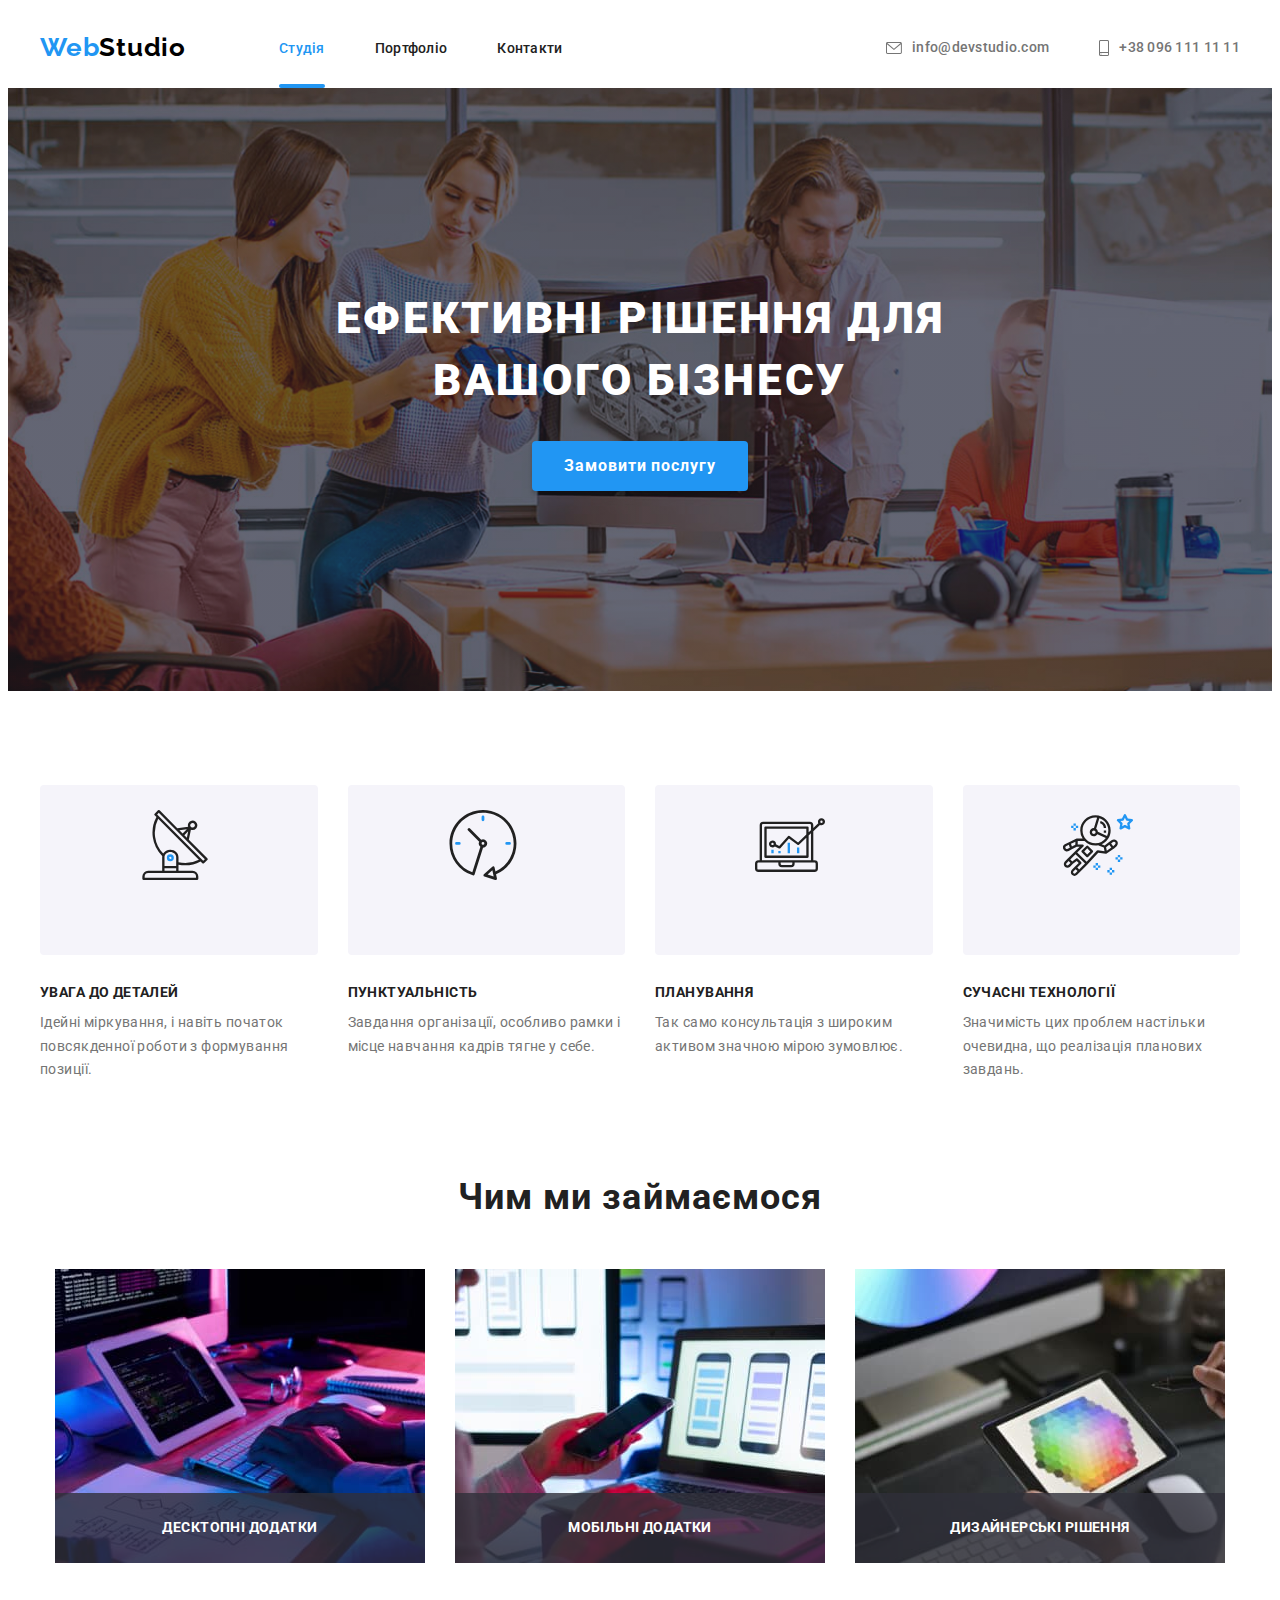
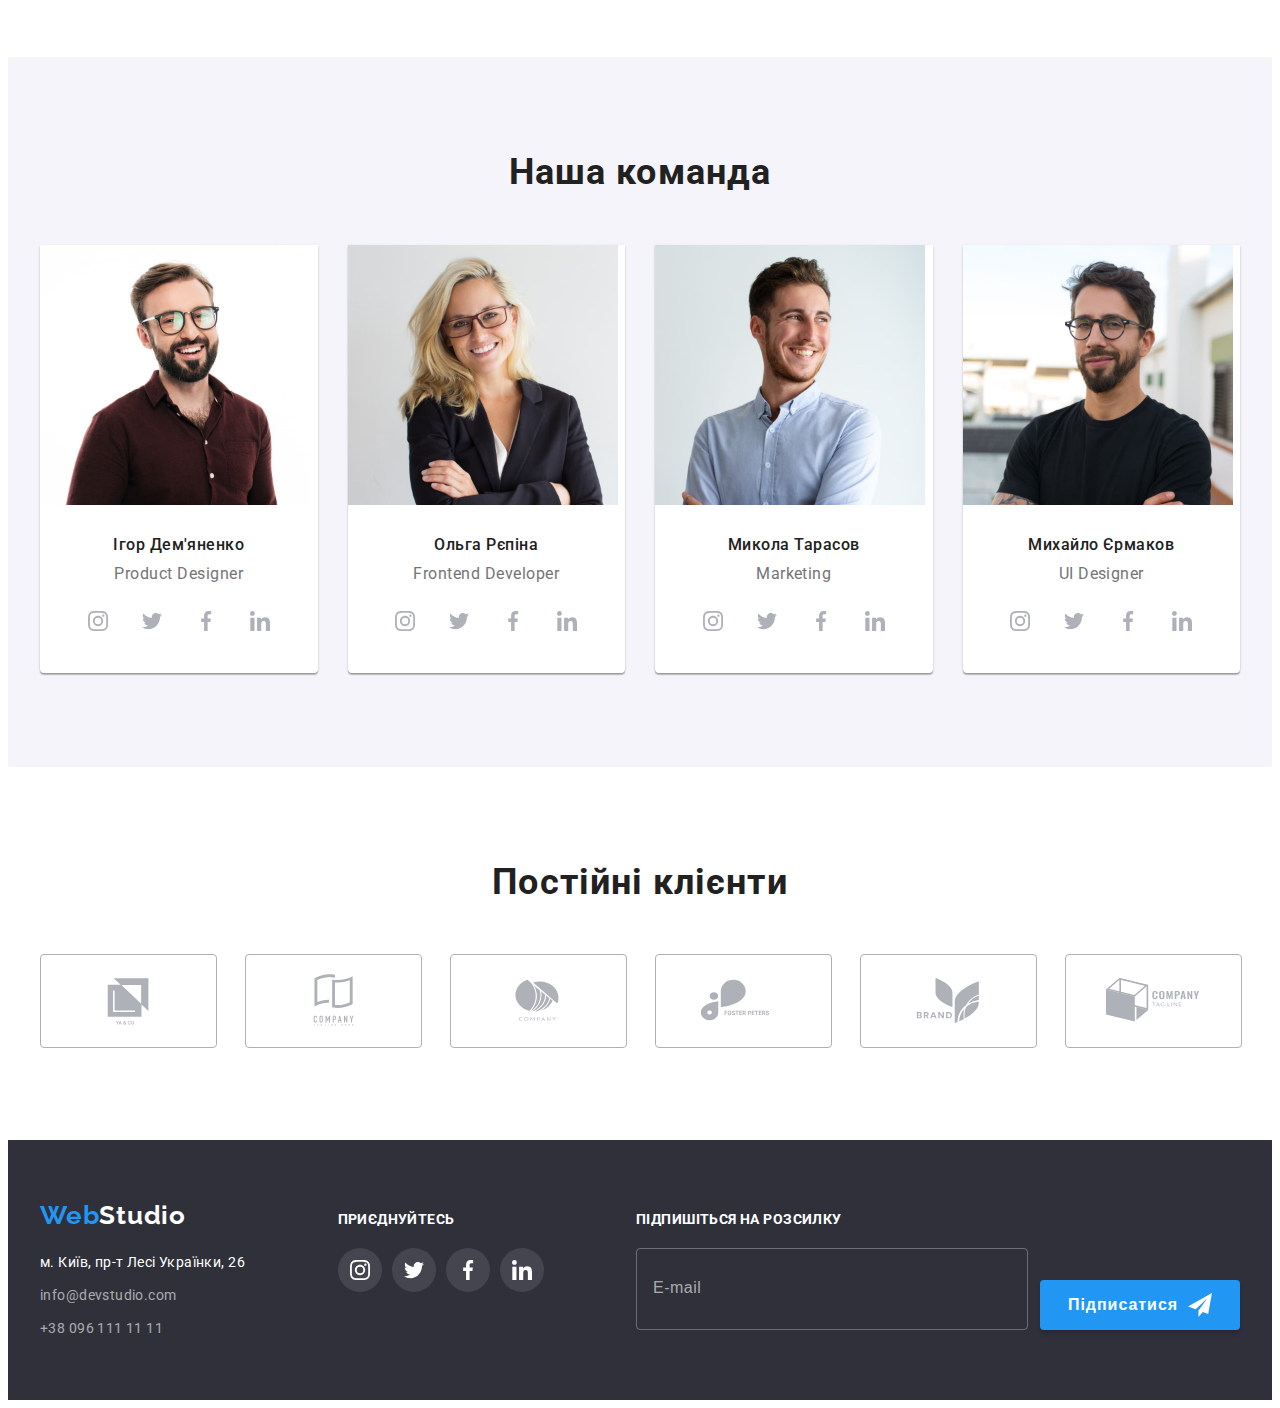
<file: index.html>
<!DOCTYPE html>
<html lang="uk">
  <head>
    <meta charset="UTF-8" />
    <meta http-equiv="X-UA-Compatible" content="IE=edge" />
    <meta name="viewport" content="width=device-width, initial-scale=1.0" />
    <link rel="preconnect" href="https://fonts.googleapis.com" />
    <link rel="preconnect" href="https://fonts.gstatic.com" crossorigin />
    <link
      href="https://fonts.googleapis.com/css2?family=Raleway:wght@700&family=Roboto:wght@400;500;700;900&display=swap"
      rel="stylesheet"
    />
    <link
      rel="stylesheet"
      href="https://cdnjs.cloudflare.com/ajax/libs/modern-normalize/1.1.0/modern-normalize.min.css"
      integrity="sha512-wpPYUAdjBVSE4KJnH1VR1HeZfpl1ub8YT/NKx4PuQ5NmX2tKuGu6U/JRp5y+Y8XG2tV+wKQpNHVUX03MfMFn9Q=="
      crossorigin="anonymous"
      referrerpolicy="no-referrer"
    />
    <link rel="stylesheet" href="./css/styles.css" />
    <title>Студія</title>
  </head>
  <body>
    <header class="header">
      <div class="container header-container">
        <a href="./" class="logo"><span class="logo-color">Web</span>Studio</a>
        <nav class="header-nav">
          <ul class="header-list list">
            <li class="header-list-item">
              <a href="./" class="header-list-link link-active">Студія</a>
            </li>
            <li class="header-list-item">
              <a href="./portfolio.html" class="header-list-link">Портфоліо</a>
            </li>
            <li class="header-list-item">
              <a href="#" class="header-list-link">Контакти</a>
            </li>
          </ul>
        </nav>
        <ul class="header-list list">
          <li class="contact-list-item">
            <a href="mailto:info@devstudio.com" class="contact-item"
              ><svg class="header-icon" width="16px" height="12px">
                <use href="./images/icons.svg#icon-envelope"></use></svg
              >info@devstudio.com</a
            >
          </li>
          <li class="contact-list-item">
            <a href="tel:+380961111111" class="contact-item">
              <svg class="header-icon" width="10px" height="16px">
                <use href="./images/icons.svg#icon-smartphone"></use></svg
              >+38 096 111 11 11</a
            >
          </li>
        </ul>
      </div>
    </header>

    <main>
      <section class="hero section">
        <div class="container">
          <h1 class="hero-title">Ефективні рішення для вашого бізнесу</h1>
          <button type="button" class="hero-btn" data-modal-open>
            Замовити послугу
          </button>
        </div>
      </section>
      <section class="benefits section">
        <div class="container">
          <h2 class="visually-hidden">Переваги</h2>
          <ul class="benefits-list list">
            <li class="benefits-list-item">
              <div class="bg-icon">
                <svg class="benefits-icon" width="70px" height="70px">
                  <use href="./images/icons.svg#icon-antenna"></use>
                </svg>
              </div>
              <h3 class="benefits-title">УВАГА ДО ДЕТАЛЕЙ</h3>
              <p class="benefits-text">
                Ідейні міркування, і навіть початок повсякденної роботи з
                формування позиції.
              </p>
            </li>
            <li class="benefits-list-item">
              <div class="bg-icon">
                <svg class="benefits-icon" width="70px" height="70px">
                  <use href="./images/icons.svg#icon-clock"></use>
                </svg>
              </div>
              <h3 class="benefits-title">ПУНКТУАЛЬНІСТЬ</h3>
              <p class="benefits-text">
                Завдання організації, особливо рамки і місце навчання кадрів
                тягне у себе.
              </p>
            </li>
            <li class="benefits-list-item">
              <div class="bg-icon">
                <svg class="benefits-icon" width="70px" height="70px">
                  <use href="./images/icons.svg#icon-diagram"></use>
                </svg>
              </div>
              <h3 class="benefits-title">ПЛАНУВАННЯ</h3>
              <p class="benefits-text">
                Так само консультація з широким активом значною мірою зумовлює.
              </p>
            </li>
            <li class="benefits-list-item">
              <div class="bg-icon">
                <svg class="benefits-icon" width="70px" height="70px">
                  <use href="./images/icons.svg#icon-astronaut"></use>
                </svg>
              </div>
              <h3 class="benefits-title">СУЧАСНІ ТЕХНОЛОГІЇ</h3>
              <p class="benefits-text">
                Значимість цих проблем настільки очевидна, що реалізація
                планових завдань.
              </p>
            </li>
          </ul>
        </div>
      </section>
      <section class="work section">
        <div class="container">
          <h2 class="work-title title">Чим ми займаємося</h2>
          <ul class="work-list list">
            <li class="work-list-item">
              <div class="work-thumb">
                <img
                  src="./images/box1.jpg"
                  width="370"
                  height="294"
                  alt="фото 1"
                />
                <p class="work-label">Десктопні додатки</p>
              </div>
            </li>
            <li class="work-list-item">
              <div class="work-thumb">
                <img
                  src="./images/box2.jpg"
                  width="370"
                  height="294"
                  alt="фото 2"
                />
                <p class="work-label">Мобільні додатки</p>
              </div>
            </li>
            <li class="work-list-item">
              <div class="work-thumb">
                <img
                  src="./images/box3.jpg"
                  width="370"
                  height="294"
                  alt="фото 3"
                />
                <p class="work-label">Дизайнерські рішення</p>
              </div>
            </li>
          </ul>
        </div>
      </section>

      <section class="team section">
        <div class="container">
          <h2 class="team-title title">Наша команда</h2>
          <ul class="team-list list">
            <li class="team-list-item">
              <img
                class="img"
                src="./images/demianenko.jpg"
                width="270"
                height="260"
                alt="Ігор Дем'яненко"
              />
              <div class="member-cont">
                <h3 class="member-title">Ігор Дем'яненко</h3>
                <p lang="en" class="team-list-text">Product Designer</p>
                <ul class="soc-list-icons list">
                  <li class="soc-list-item">
                    <a class="soc-link" href="#">
                      <svg class="soc-icon" width="20px" height="20px">
                        <use href="./images/icons.svg#icon-instagram"></use>
                      </svg>
                    </a>
                  </li>
                  <li class="soc-list-item">
                    <a class="soc-link" href="#">
                      <svg class="soc-icon" width="20px" height="20px">
                        <use href="./images/icons.svg#icon-twitter"></use>
                      </svg>
                    </a>
                  </li>
                  <li class="soc-list-item">
                    <a class="soc-link" href="#">
                      <svg class="soc-icon" width="20px" height="20px">
                        <use href="./images/icons.svg#icon-facebook"></use>
                      </svg>
                    </a>
                  </li>
                  <li class="soc-list-item">
                    <a class="soc-link" href="#">
                      <svg class="soc-icon" width="20px" height="20px">
                        <use href="./images/icons.svg#icon-linkedin"></use>
                      </svg>
                    </a>
                  </li>
                </ul>
              </div>
            </li>
            <li class="team-list-item">
              <img
                class="img"
                src="./images/repina.jpg"
                width="270"
                height="260"
                alt="Ольга Рєпіна"
              />
              <div class="member-cont">
                <h3 class="member-title">Ольга Рєпіна</h3>
                <p lang="en" class="team-list-text">Frontend Developer</p>
                <ul class="soc-list-icons list">
                  <li class="soc-list-item">
                    <a class="soc-link" href="#">
                      <svg class="soc-icon" width="20px" height="20px">
                        <use href="./images/icons.svg#icon-instagram"></use>
                      </svg>
                    </a>
                  </li>
                  <li class="soc-list-item">
                    <a class="soc-link" href="#">
                      <svg class="soc-icon" width="20px" height="20px">
                        <use href="./images/icons.svg#icon-twitter"></use>
                      </svg>
                    </a>
                  </li>
                  <li class="soc-list-item">
                    <a class="soc-link" href="#">
                      <svg class="soc-icon" width="20px" height="20px">
                        <use href="./images/icons.svg#icon-facebook"></use>
                      </svg>
                    </a>
                  </li>
                  <li class="soc-list-item">
                    <a class="soc-link" href="#">
                      <svg class="soc-icon" width="20px" height="20px">
                        <use href="./images/icons.svg#icon-linkedin"></use>
                      </svg>
                    </a>
                  </li>
                </ul>
              </div>
            </li>
            <li class="team-list-item">
              <img
                class="img"
                src="./images/tarasow.jpg"
                width="270"
                height="260"
                alt="Микола Тарасов"
              />
              <div class="member-cont">
                <h3 class="member-title">Микола Тарасов</h3>
                <p lang="en" class="team-list-text">Marketing</p>
                <ul class="soc-list-icons list">
                  <li class="soc-list-item">
                    <a class="soc-link" href="#">
                      <svg class="soc-icon" width="20px" height="20px">
                        <use href="./images/icons.svg#icon-instagram"></use>
                      </svg>
                    </a>
                  </li>
                  <li class="soc-list-item">
                    <a class="soc-link" href="#">
                      <svg class="soc-icon" width="20px" height="20px">
                        <use href="./images/icons.svg#icon-twitter"></use>
                      </svg>
                    </a>
                  </li>
                  <li class="soc-list-item">
                    <a class="soc-link" href="#">
                      <svg class="soc-icon" width="20px" height="20px">
                        <use href="./images/icons.svg#icon-facebook"></use>
                      </svg>
                    </a>
                  </li>
                  <li class="soc-list-item">
                    <a class="soc-link" href="#">
                      <svg class="soc-icon" width="20px" height="20px">
                        <use href="./images/icons.svg#icon-linkedin"></use>
                      </svg>
                    </a>
                  </li>
                </ul>
              </div>
            </li>
            <li class="team-list-item">
              <img
                class="img"
                src="./images/jermakow.jpg"
                width="270"
                height="260"
                alt="Михайло Єрмаков"
              />
              <div class="member-cont">
                <h3 class="member-title">Михайло Єрмаков</h3>
                <p lang="en" class="team-list-text">UI Designer</p>
                <ul class="soc-list-icons list">
                  <li class="soc-list-item">
                    <a class="soc-link" href="#">
                      <svg class="soc-icon" width="20px" height="20px">
                        <use href="./images/icons.svg#icon-instagram"></use>
                      </svg>
                    </a>
                  </li>
                  <li class="soc-list-item">
                    <a class="soc-link" href="#">
                      <svg class="soc-icon" width="20px" height="20px">
                        <use href="./images/icons.svg#icon-twitter"></use>
                      </svg>
                    </a>
                  </li>
                  <li class="soc-list-item">
                    <a class="soc-link" href="#">
                      <svg class="soc-icon" width="20px" height="20px">
                        <use href="./images/icons.svg#icon-facebook"></use>
                      </svg>
                    </a>
                  </li>
                  <li class="soc-list-item">
                    <a class="soc-link" href="#">
                      <svg class="soc-icon" width="20px" height="20px">
                        <use href="./images/icons.svg#icon-linkedin"></use>
                      </svg>
                    </a>
                  </li>
                </ul>
              </div>
            </li>
          </ul>
        </div>
      </section>

      <section class="clients section">
        <div class="container">
          <h2 class="title">Постійні клієнти</h2>
          <ul class="clients-list list">
            <li class="clients-list-item">
              <a class="clients-list-link" href="#">
                <svg class="clients-icon" width="106px" height="60px">
                  <use href="./images/icons.svg#icon-logo1"></use>
                </svg>
              </a>
            </li>
            <li class="clients-list-item">
              <a class="clients-list-link" href="#">
                <svg class="clients-icon" width="106px" height="60px">
                  <use href="./images/icons.svg#icon-logo2"></use>
                </svg>
              </a>
            </li>
            <li class="clients-list-item">
              <a class="clients-list-link" href="#">
                <svg class="clients-icon" width="106px" height="60px">
                  <use href="./images/icons.svg#icon-logo3"></use>
                </svg>
              </a>
            </li>
            <li class="clients-list-item">
              <a class="clients-list-link" href="#">
                <svg class="clients-icon" width="106px" height="60px">
                  <use href="./images/icons.svg#icon-logo4"></use>
                </svg>
              </a>
            </li>
            <li class="clients-list-item">
              <a class="clients-list-link" href="#">
                <svg class="clients-icon" width="106px" height="60px">
                  <use href="./images/icons.svg#icon-logo5"></use>
                </svg>
              </a>
            </li>
            <li class="clients-list-item">
              <a class="clients-list-link" href="#">
                <svg class="clients-icon" width="106px" height="60px">
                  <use href="./images/icons.svg#icon-logo6"></use>
                </svg>
              </a>
            </li>
          </ul>
        </div>
      </section>
    </main>

    <footer class="footer">
      <div class="container footer-wrap">
        <div class="contacts">
          <a href="./" class="logo"
            ><span class="logo-color">Web</span>Studio</a
          >
          <address class="address">
            <p class="address-text">м. Київ, пр-т Лесі Українки, 26</p>
            <ul class="address-list list">
              <li class="address-list-item">
                <a href="mailto:info@devstudio.com" class="address-list-link"
                  >info@devstudio.com</a
                >
              </li>
              <li class="address-list-item">
                <a href="tel:+380961111111" class="address-list-link"
                  >+38 096 111 11 11</a
                >
              </li>
            </ul>
          </address>
        </div>
        <div class="footer-section">
          <span class="title-footer">приєднуйтесь</span>
          <ul class="soc-list-icons soc-list-footer list">
            <li class="soc-list-item">
              <a class="soc-link soc-link-footer" href="#">
                <svg
                  class="soc-icon soc-icon-footer"
                  width="20px"
                  height="20px"
                >
                  <use href="./images/icons.svg#icon-instagram"></use>
                </svg>
              </a>
            </li>
            <li class="soc-list-item">
              <a class="soc-link soc-link-footer" href="#">
                <svg
                  class="soc-icon soc-icon-footer"
                  width="20px"
                  height="20px"
                >
                  <use href="./images/icons.svg#icon-twitter"></use>
                </svg>
              </a>
            </li>
            <li class="soc-list-item">
              <a class="soc-link soc-link-footer" href="#">
                <svg
                  class="soc-icon soc-icon-footer"
                  width="20px"
                  height="20px"
                >
                  <use href="./images/icons.svg#icon-facebook"></use>
                </svg>
              </a>
            </li>
            <li class="soc-list-item">
              <a class="soc-link soc-link-footer" href="#">
                <svg
                  class="soc-icon soc-icon-footer"
                  width="20px"
                  height="20px"
                >
                  <use href="./images/icons.svg#icon-linkedin"></use>
                </svg>
              </a>
            </li>
          </ul>
        </div>
        <div class="subscribe-field">
          <form class="subscribe-form">
            <div class="subscribe-wrap">
              <label for="email" class="subscribe-label"
                >Підпишіться на розсилку</label
              >
              <input
                type="email"
                class="input-subscribe"
                name="user-email"
                id="email"
                placeholder="E-mail"
              />
            </div>
            <button type="submit" class="subscribe-btn">
              Підписатися
              <svg class="icon-send" width="24px" height="24px">
                <use href="./images/icons.svg#icon-send"></use>
              </svg>
            </button>
          </form>
        </div>
      </div>
    </footer>
    
    <div class="backdrop is-hidden" data-modal>
      <div class="modal">
        <button type="button" class="close-modal" data-modal-close>
          <svg class="close-icon" width="18px" height="18px">
            <use href="./images/icons.svg#icon-close-black"></use>
          </svg>
        </button>
        <p class="modal-title">Залиште свої дані, ми вам передзвонимо</p>
        <form class="form">
          <div class="form-field">
            <label for="name" class="input-label">Ім'я</label>
            <div class="input-wrap">
              <input
                class="form-input"
                type="text"
                name="user-name"
                id="name"
              />
              <svg class="input-icon" width="18px" height="18px">
                <use href="./images/icons.svg#icon-person"></use>
              </svg>
            </div>
          </div>
          <div class="form-field">
            <label for="tel" class="input-label">Телефон</label>
            <div class="input-wrap">
              <input class="form-input" type="tel" name="user-tel" id="tel" />
              <svg class="input-icon" width="18px" height="18px">
                <use href="./images/icons.svg#icon-phone"></use>
              </svg>
            </div>
          </div>
          <div class="form-field">
            <label for="mail" class="input-label">Пошта</label>
            <div class="input-wrap">
              <input
                class="form-input"
                type="email"
                name="user-email"
                id="mail"
              />
              <svg class="input-icon" width="18px" height="18px">
                <use href="./images/icons.svg#icon-email"></use>
              </svg>
            </div>
          </div>
          <div class="form-field">
            <label for="message" class="input-label">Коментар</label>
            <textarea
              class="form-input message"
              name="user-message"
              id="message"
              placeholder="Введіть текст"
            ></textarea>
          </div>
          <div class="policy">
            <input
              class="checkbox visually-hidden"
              type="checkbox"
              name="policy"
              id="policy"
            />
            <label for="policy" class="policy-field">
              <span class="new-checkbox">
                <svg class="icon-check" width="16px" height="15px">
                  <use href="./images/icons.svg#icon-check"></use>
                </svg>
              </span>
              <span class="policy-text">Погоджуюся з розсилкою та приймаю</span>
              <a class="policy-link" href="#">Умови договору</a></label
            >
          </div>
          <button class="form-btn" type="submit">Відправити</button>
        </form>
      </div>
    </div>
    <script src="./js/modal.js"></script>
  </body>
</html>
</file>
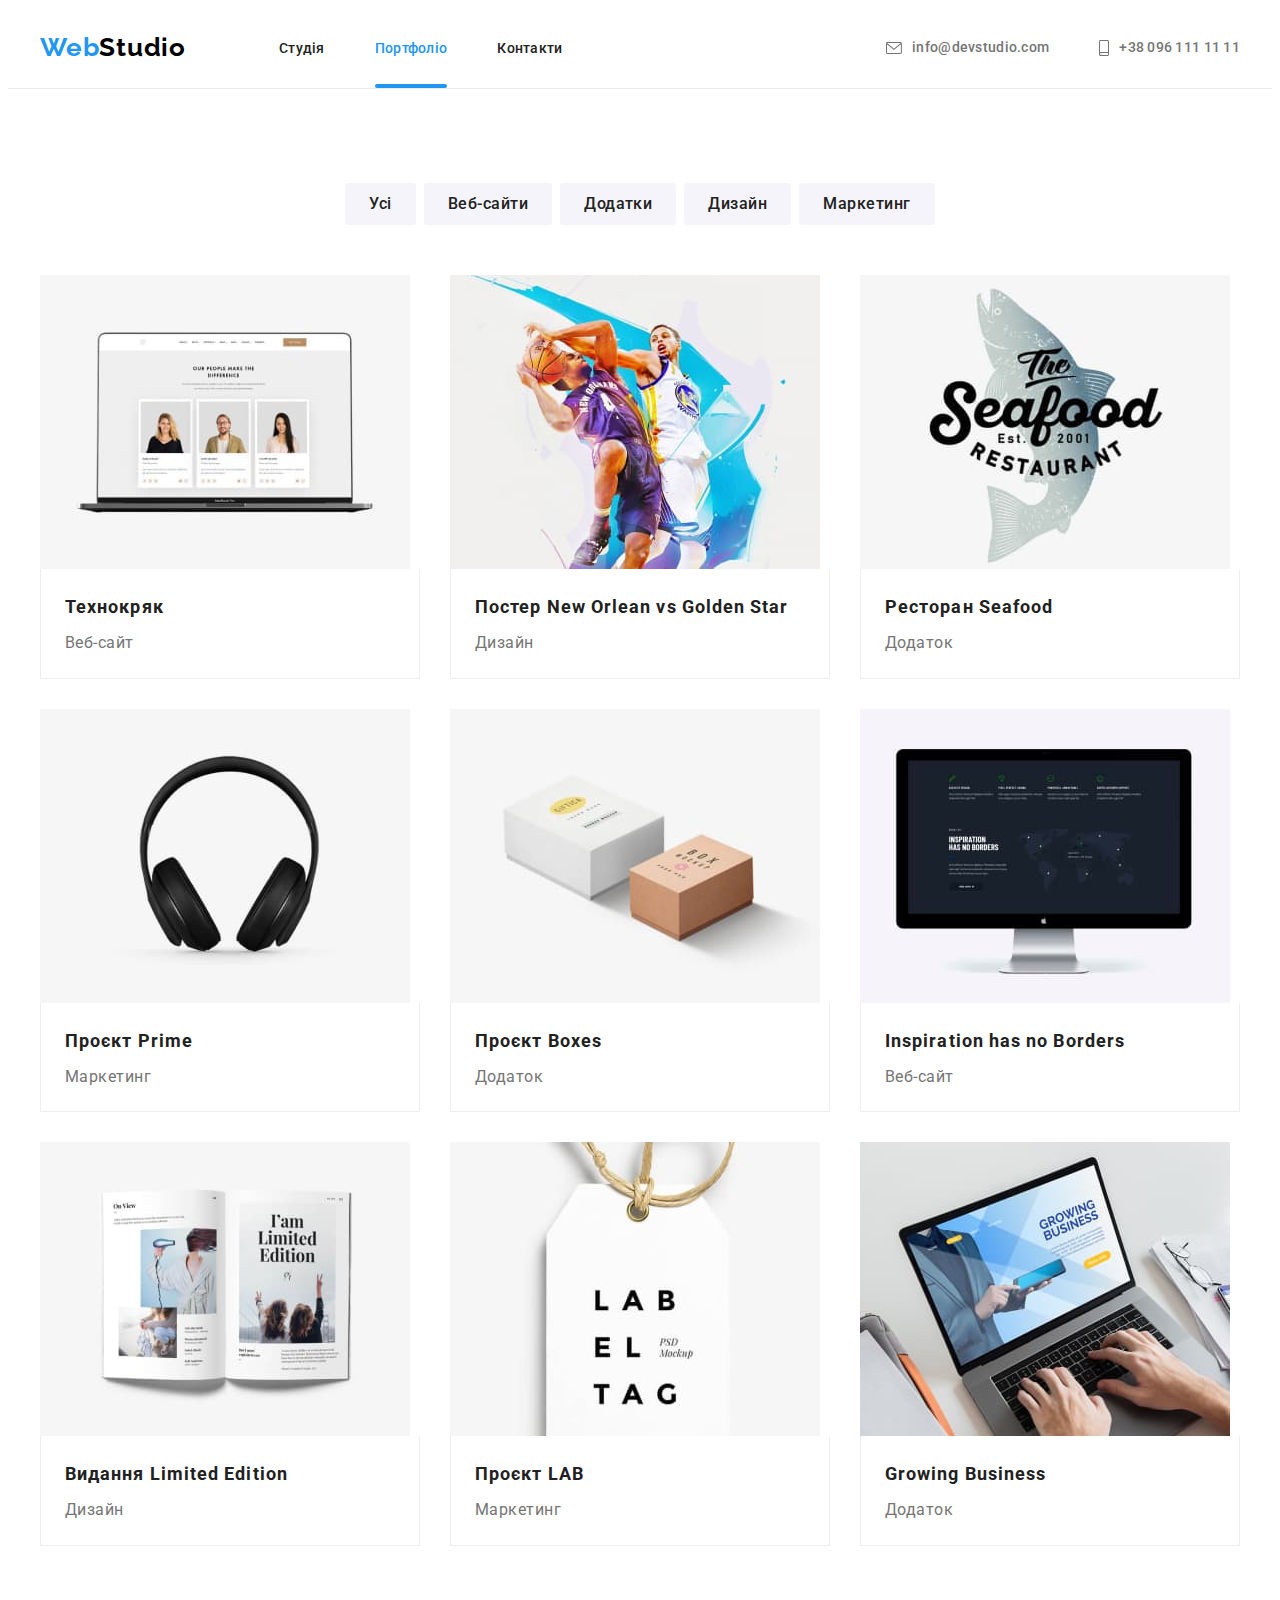
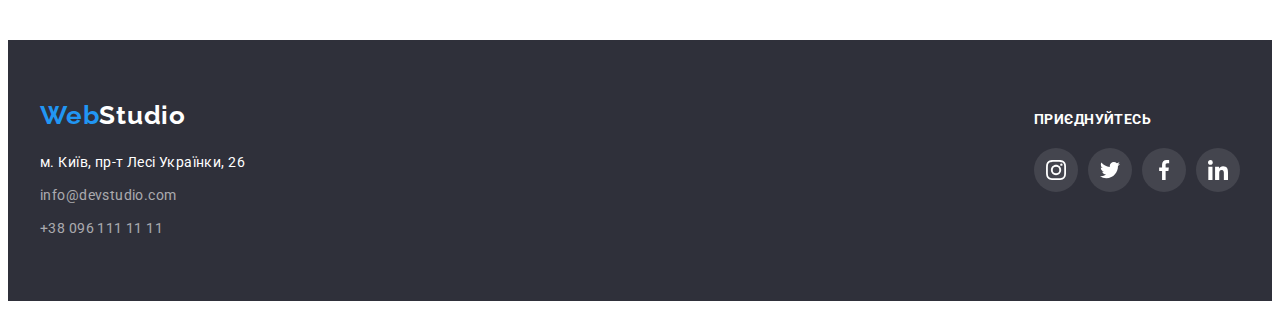
<file: portfolio.html>
<!DOCTYPE html>
<html lang="uk">
  <head>
    <meta charset="UTF-8" />
    <meta http-equiv="X-UA-Compatible" content="IE=edge" />
    <meta name="viewport" content="width=device-width, initial-scale=1.0" />
    <link rel="preconnect" href="https://fonts.googleapis.com" />
    <link rel="preconnect" href="https://fonts.gstatic.com" crossorigin />
    <link
      href="https://fonts.googleapis.com/css2?family=Raleway:wght@700&family=Roboto:wght@400;500;700;900&display=swap"
      rel="stylesheet"
    />
    <link
      rel="stylesheet"
      href="https://cdnjs.cloudflare.com/ajax/libs/modern-normalize/1.1.0/modern-normalize.min.css"
      integrity="sha512-wpPYUAdjBVSE4KJnH1VR1HeZfpl1ub8YT/NKx4PuQ5NmX2tKuGu6U/JRp5y+Y8XG2tV+wKQpNHVUX03MfMFn9Q=="
      crossorigin="anonymous"
      referrerpolicy="no-referrer"
    />
    <link rel="stylesheet" href="./css/styles.css" />
    <title>Портфоліо</title>
  </head>
  <body>
    <header class="header header-border">
      <div class="container header-container">
        <a href="./" class="logo"><span class="logo-color">Web</span>Studio</a>
        <nav class="header-nav">
          <ul class="header-list list">
            <li class="header-list-item">
              <a href="./" class="header-list-link">Студія</a>
            </li>
            <li class="header-list-item">
              <a href="./portfolio.html" class="header-list-link link-active"
                >Портфоліо</a
              >
            </li>
            <li class="header-list-item">
              <a href="#" class="header-list-link">Контакти</a>
            </li>
          </ul>
        </nav>
        <ul class="header-list list">
          <li class="contact-list-item">
            <a href="mailto:info@devstudio.com" class="contact-item"
              ><svg class="header-icon" width="16px" height="12px">
                <use href="./images/icons.svg#icon-envelope"></use></svg
              >info@devstudio.com</a
            >
          </li>
          <li class="contact-list-item">
            <a href="tel:+380961111111" class="contact-item">
              <svg class="header-icon" width="10px" height="16px">
                <use href="./images/icons.svg#icon-smartphone"></use></svg
              >+38 096 111 11 11</a
            >
          </li>
        </ul>
      </div>
    </header>

    <main>
      <section class="portfolio section">
        <div class="container">
          <h1 class="visually-hidden">Наші проекти</h1>
          <!-- Список кнопок -->
          <ul class="btn-list list">
            <li class="btn-list-item">
              <button type="button" class="btn-btn">Усі</button>
            </li>
            <li class="btn-list-item">
              <button type="button" class="btn-btn">Веб-сайти</button>
            </li>
            <li class="btn-list-item">
              <button type="button" class="btn-btn">Додатки</button>
            </li>
            <li class="btn-list-item">
              <button type="button" class="btn-btn">Дизайн</button>
            </li>
            <li class="btn-list-item">
              <button type="button" class="btn-btn">Маркетинг</button>
            </li>
          </ul>

          <!-- Список проектів -->
          <ul class="post-list list">
            <li class="post-list-item">
              <a href="#" class="post-list-link">
                <div class="post-overlay">
                  <img
                    src="./images/project-1.jpg"
                    alt="Веб-сайт технокряк"
                    width="370px"
                    height="294px"
                  />
                  <p class="text-overlay">
                    Ресурс пропонує комплексні пропозиції з різним рівнем
                    функціоналу та сервісів. Все це дозволить відвідувачу
                    отримати вичерпні відомості про компанію чи приватну особу.
                  </p>
                </div>
                <div class="border">
                  <h2 class="post-list-title">Технокряк</h2>
                  <p class="post-list-text">Веб-сайт</p>
                </div>
              </a>
            </li>
            <li class="post-list-item">
              <a href="#" class="post-list-link">
                <div class="post-overlay">
                  <img
                    src="./images/project-2.jpg"
                    alt="Дизайн постера"
                    width="370px"
                    height="294px"
                  />
                  <p class="text-overlay">
                    Lorem ipsum dolor sit amet, consectetur adipisicing elit.
                    Vel itaque accusantium tenetur possimus, dolore, beatae
                    accusamus mollitia distinctio aut minima omnis cum facere
                    quod earum nam eos cumque?
                  </p>
                </div>
                <div class="border">
                  <h2 class="post-list-title">
                    Постер New Orlean vs Golden Star
                  </h2>
                  <p class="post-list-text">Дизайн</p>
                </div>
              </a>
            </li>
            <li class="post-list-item">
              <a href="#" class="post-list-link">
                <div class="post-overlay">
                  <img
                    src="./images/project-3.jpg"
                    alt="Додаток ресторану"
                    width="370px"
                    height="294px"
                  />
                  <p class="text-overlay">
                    Lorem ipsum dolor sit amet consectetur adipisicing elit.
                    Cum, itaque non expedita repudiandae atque omnis? Quasi,
                    obcaecati architecto! Perspiciatis dicta vel voluptatibus
                    eum sed culpa, vitae saepe quisquam fuga dolor.
                  </p>
                </div>
                <div class="border">
                  <h2 class="post-list-title">Ресторан Seafood</h2>
                  <p class="post-list-text">Додаток</p>
                </div>
              </a>
            </li>
            <li class="post-list-item">
              <a href="#" class="post-list-link">
                <div class="post-overlay">
                  <img
                    src="./images/project-4.jpg"
                    alt="Проєкт Prime"
                    width="370px"
                    height="294px"
                  />
                  <p class="text-overlay">
                    Lorem ipsum, dolor sit amet consectetur adipisicing elit.
                    Impedit voluptates unde, amet illum excepturi laudantium
                    distinctio nemo delectus asperiores quo totam expedita dicta
                    commodi mollitia provident placeat natus, nam quidem.
                  </p>
                </div>
                <div class="border">
                  <h2 class="post-list-title">Проєкт Prime</h2>
                  <p class="post-list-text">Маркетинг</p>
                </div>
              </a>
            </li>
            <li class="post-list-item">
              <a href="#" class="post-list-link">
                <div class="post-overlay">
                  <img
                    src="./images/project-5.jpg"
                    alt="Проєкт Boxes"
                    width="370px"
                    height="294px"
                  />
                  <p class="text-overlay">
                    Lorem ipsum dolor sit amet consectetur adipisicing elit.
                    Adipisci ut accusantium magni distinctio optio earum culpa
                    facere recusandae sint facilis repudiandae illo similique,
                    exercitationem deleniti nostrum vel ullam nihil ab!
                  </p>
                </div>
                <div class="border">
                  <h2 class="post-list-title">Проєкт Boxes</h2>
                  <p class="post-list-text">Додаток</p>
                </div>
              </a>
            </li>
            <li class="post-list-item">
              <a href="#" class="post-list-link">
                <div class="post-overlay">
                  <img
                    src="./images/project-6.jpg"
                    alt="Веб-сайт"
                    width="370px"
                    height="294px"
                  />
                  <p class="text-overlay">
                    Lorem ipsum dolor sit amet consectetur, adipisicing elit.
                    Officia, consequatur! Illo corporis omnis ad necessitatibus
                    culpa qui porro deleniti quas maiores fugit itaque optio,
                    perspiciatis tenetur, ab officia, molestias ea?
                  </p>
                </div>
                <div class="border">
                  <h2 class="post-list-title">Inspiration has no Borders</h2>
                  <p class="post-list-text">Веб-сайт</p>
                </div>
              </a>
            </li>
            <li class="post-list-item">
              <a href="#" class="post-list-link">
                <div class="post-overlay">
                  <img
                    src="./images/project-7.jpg"
                    alt="Дизайн"
                    width="370px"
                    height="294px"
                  />
                  <p class="text-overlay">
                    Lorem ipsum, dolor sit amet consectetur adipisicing elit.
                    Vero veniam suscipit obcaecati deleniti laudantium et, illo
                    nulla rem corrupti, quasi quidem vel excepturi laboriosam
                    aspernatur similique sed. Non, nulla saepe!
                  </p>
                </div>
                <div class="border">
                  <h2 class="post-list-title">Видання Limited Edition</h2>
                  <p class="post-list-text">Дизайн</p>
                </div>
              </a>
            </li>
            <li class="post-list-item">
              <a href="#" class="post-list-link">
                <div class="post-overlay">
                  <img
                    src="./images/project-8.jpg"
                    alt="Проєкт LAB"
                    width="370px"
                    height="294px"
                  />
                  <p class="text-overlay">
                    Lorem ipsum dolor sit amet consectetur adipisicing elit.
                    Doloribus culpa reprehenderit hic, iusto facilis
                    accusantium? Libero, molestias optio laborum accusamus totam
                    quis nihil? Optio aperiam et cupiditate excepturi dicta
                    aspernatur.
                  </p>
                </div>
                <div class="border">
                  <h2 class="post-list-title">Проєкт LAB</h2>
                  <p class="post-list-text">Маркетинг</p>
                </div>
              </a>
            </li>
            <li class="post-list-item">
              <a href="#" class="post-list-link">
                <div class="post-overlay">
                  <img
                    src="./images/project-9.jpg"
                    alt="Додаток"
                    width="370px"
                    height="294px"
                  />
                  <p class="text-overlay">
                    Lorem ipsum dolor sit amet consectetur adipisicing elit. Atque
                    praesentium, earum sunt sit voluptate maxime corrupti
                    quisquam, maiores provident, ad totam nihil minus autem
                    nesciunt id sed? Sequi, iure recusandae?
                  </p>
                </div>
                <div class="border">
                  <h2 class="post-list-title">Growing Business</h2>
                  <p class="post-list-text">Додаток</p>
                </div>
              </a>
            </li>
          </ul>
        </div>
      </section>
    </main>

    <footer class="footer">
      <div class="container footer-wrap">
        <div class="contacts">
          <a href="./" class="logo"
            ><span class="logo-color">Web</span>Studio</a
          >
          <address class="address">
            <p class="address-text">м. Київ, пр-т Лесі Українки, 26</p>
            <ul class="address-list list">
              <li class="address-list-item">
                <a href="mailto:info@devstudio.com" class="address-list-link"
                  >info@devstudio.com</a
                >
              </li>
              <li class="address-list-item">
                <a href="tel:+380961111111" class="address-list-link"
                  >+38 096 111 11 11</a
                >
              </li>
            </ul>
          </address>
        </div>
        <div class="footer-section">
          <span class="title-footer">приєднуйтесь</span>
          <ul class="soc-list-icons soc-list-footer list">
            <li class="soc-list-item">
              <a class="soc-link soc-link-footer" href="#">
                <svg
                  class="soc-icon soc-icon-footer"
                  width="20px"
                  height="20px"
                >
                  <use href="./images/icons.svg#icon-instagram"></use>
                </svg>
              </a>
            </li>
            <li class="soc-list-item">
              <a class="soc-link soc-link-footer" href="#">
                <svg
                  class="soc-icon soc-icon-footer"
                  width="20px"
                  height="20px"
                >
                  <use href="./images/icons.svg#icon-twitter"></use>
                </svg>
              </a>
            </li>
            <li class="soc-list-item">
              <a class="soc-link soc-link-footer" href="#">
                <svg
                  class="soc-icon soc-icon-footer"
                  width="20px"
                  height="20px"
                >
                  <use href="./images/icons.svg#icon-facebook"></use>
                </svg>
              </a>
            </li>
            <li class="soc-list-item">
              <a class="soc-link soc-link-footer" href="#">
                <svg
                  class="soc-icon soc-icon-footer"
                  width="20px"
                  height="20px"
                >
                  <use href="./images/icons.svg#icon-linkedin"></use>
                </svg>
              </a>
            </li>
          </ul>
        </div>
      </div>
    </footer>
  </body>
</html>
</file>
<file: css/styles.css>
:root {
  --accent-color: #2196f3;
  --primery-text-color: #212121;
  --secondary-text-color: #757575;
  --text-color: #000000;
  --title-white-color: #ffffff;
  --background-primary-color: #ffffff;
  --background-secondary-color: #2f303a;
  --background-tertiary-color: #f5f4fa;
  --card-set-gap: 30px;
  --cubic-bezier: cubic-bezier(0.4, 0, 0.2, 1);
  --transition-duration: 250ms;
}

h1,
h2,
h3,
h4,
h5,
h6,
p {
  margin: 0;
}

img {
  display: block;
  max-width: 100%;
  height: auto;
}

body {
  font-family: "Roboto", sans-serif;
  background-color: var(--background-primary-color);
}

.visually-hidden {
  position: absolute;
  white-space: nowrap;
  width: 1px;
  height: 1px;
  overflow: hidden;
  border: 0;
  padding: 0;
  clip: rect(0 0 0 0);
  clip-path: inset(50%);
  margin: -1px;
}

.section {
  padding-top: 94px;
  padding-bottom: 94px;
}

.address {
  font-style: normal;
}

.list {
  list-style: none;
  margin: 0;
  padding: 0;
}

.container {
  width: 1200px;
  padding-right: 15px;
  padding-left: 15px;
  margin: 0 auto;
}

/* ___________________HEADER_________________ */

.header {
  text-decoration: none;

  padding-top: 24px;
  padding-bottom: 25px;
}

.logo {
  margin-right: 93px;

  font-family: "Raleway";
  font-weight: 700;
  font-size: 26px;
  line-height: 1.2;
  letter-spacing: 0.03em;
  color: var(--text-color);
  text-decoration: inherit;
}
.logo-color {
  color: var(--accent-color);
}

.header-nav {
  margin-right: auto;
}

.header-list-link {
  position: relative;

  font-weight: 500;
  font-size: 14px;
  line-height: 1.14;
  letter-spacing: 0.02em;
  color: var(--primery-text-color);
  text-decoration: inherit;

  transition-property: color;
  transition-duration: var(--transition-duration);
  transition-timing-function: var(--cubic-bezier);
}

.header-list .header-list-link:hover,
.header-list .header-list-link:focus {
  color: var(--accent-color);
}

.link-active {
  color: var(--accent-color);
}

.link-active::after {
  content: "";

  position: absolute;
  bottom: -32px;

  display: block;
  height: 4px;
  width: 100%;
  border-radius: 2px;
  background-color: var(--accent-color);
  margin: 0;
}

.header-icon {
  fill: var(--secondary-text-color);
  margin-right: 10px;
}

.header-icon {
  fill: currentColor;
}

.contact-item {
  display: flex;
  align-items: center;

  font-weight: 500;
  font-size: 14px;
  line-height: 1.14;
  letter-spacing: 0.02em;
  color: var(--secondary-text-color);
  text-decoration: inherit;

  transition-property: color;
  transition-duration: var(--transition-duration);
  transition-timing-function: var(--cubic-bezier);
}

.contact-item:hover,
.contact-item:focus {
  color: var(--accent-color);
}

.header-container {
  display: flex;
  align-items: center;
  /* height: 80px; */
}

.header-list {
  display: flex;
  gap: 50px;
}

.title {
  margin-bottom: 50px;

  font-size: 36px;
  line-height: 1.2;
  text-align: center;
  letter-spacing: 0.03em;
  color: var(--primery-text-color);
}

/* ___________________HERO_______________________ */

.hero {
  text-align: center;
  padding-top: 200px;
  padding-bottom: 200px;

  margin: 0 auto;
  max-width: 1600px;
  background-color: #c4c4c4;
  background-image: linear-gradient(
      rgba(47, 48, 58, 0.4),
      rgba(47, 48, 58, 0.4)
    ),
    url(../images/hero-img.jpg);
  background-repeat: no-repeat;
  background-position: center;
  background-size: cover;
}

.hero-title {
  margin: 0 auto;
  margin-bottom: 30px;

  max-width: 696px;
  font-style: normal;
  font-weight: 900;
  font-size: 44px;
  line-height: 1.4;
  text-align: center;
  letter-spacing: 0.06em;
  text-transform: uppercase;
  color: var(--title-white-color);
}

.hero-btn {
  width: 216px;
  height: 50px;

  font-family: "Roboto", sans-serif;
  font-weight: 700;
  font-size: 16px;
  line-height: 1.8;
  letter-spacing: 0.06em;
  cursor: pointer;
  color: var(--title-white-color);
  background-color: var(--accent-color);
  box-shadow: 0px 4px 4px rgba(0, 0, 0, 0.15);
  border: 0;
  border-radius: 4px;

  transition-property: background-color;
  transition-duration: var(--transition-duration);
  transition-timing-function: var(--cubic-bezier);
}

.hero-btn:hover,
.hero-btn:focus {
  background-color: #188ce8;
}

/* __________________BENEFITS_________________ */

.benefits-title {
  margin-bottom: 10px;

  font-size: 14px;
  line-height: 1.1;
  letter-spacing: 0.03em;
  text-transform: uppercase;
  color: var(--primery-text-color);
}
.benefits-text {
  font-size: 14px;
  line-height: 1.7;
  letter-spacing: 0.03em;
  color: var(--secondary-text-color);
}

.benefits-list {
  display: flex;
  align-items: flex-start;
  gap: 30px;
}

.benefits-list-item {
  flex-basis: calc((100% - 90px) / 4);
}

/* .benefits-icon {
  width: 70px;
  height: 70px;
} */

.bg-icon {
  padding: 25px 100px;
  margin-bottom: 30px;
  height: 120px;
  border-radius: 4px;
  background-color: #f5f4fa;
}

/* _______________________WORK___________________ */

.work {
  padding-top: 0;
}

.work-list {
  display: flex;
  justify-content: center;
  gap: 30px;
}

.work-thumb {
  position: relative;
}

.work-thumb > .work-label {
  position: absolute;
  bottom: 0;
  left: 0;

  width: 100%;
  padding-top: 27px;
  padding-bottom: 27px;

  font-weight: 700;
  font-size: 14px;
  line-height: 1.14;
  text-align: center;
  letter-spacing: 0.03em;
  text-transform: uppercase;
  color: var(--title-white-color);
  background-color: rgba(47, 48, 58, 0.8);
}

/* ___________________TEAM__________________ */

.team {
  background-color: var(--background-tertiary-color);
}

.team-list {
  display: flex;
  gap: 30px;
  text-align: center;
  justify-content: center;
}

.team-list-item {
  width: 270px;
  height: 428px;

  flex-basis: calc((100% - 90px) / 4);

  background: #ffffff;
  box-shadow: 0px 1px 3px rgba(0, 0, 0, 0.12), 0px 1px 1px rgba(0, 0, 0, 0.14),
    0px 2px 1px rgba(0, 0, 0, 0.2);
  border-radius: 0px 0px 4px 4px;
}

.member-cont {
  padding-top: 30px;
  padding-bottom: 30px;
}

.member-title {
  margin-bottom: 10px;
  font-weight: 500;
  font-size: 16px;
  line-height: 1.2;
  letter-spacing: 0.03em;
  color: var(--primery-text-color);
}

.team-list-text {
  font-size: 16px;
  line-height: 1.2;
  letter-spacing: 0.03em;
  color: var(--secondary-text-color);
  margin-bottom: 16px;
}

.soc-list-icons {
  display: flex;
  justify-content: center;
  gap: 10px;
}

.soc-list-item {
  width: 44px;
  height: 44px;
}

.soc-link {
  width: 100%;
  height: 100%;
  background-color: #ffffff;
  border-radius: 50%;
  display: flex;
  align-items: center;
  justify-content: center;

  transition-property: background-color;
  transition-duration: var(--transition-duration);
  transition-timing-function: var(--cubic-bezier);
}

.soc-icon {
  fill: #afb1b8;

  transition-property: fill;
  transition-duration: var(--transition-duration);
  transition-timing-function: var(--cubic-bezier);
}

.soc-link:hover,
.soc-link:focus {
  background-color: var(--accent-color);
}

.soc-link:hover .soc-icon {
  fill: #ffffff;
}

.soc-link:focus .soc-icon {
  fill: #ffffff;
}

/* _______________CLIENTS___________________ */

.clients-list {
  display: flex;
  align-items: center;
  justify-content: center;
  gap: 30px;
}

.clients-list-item {
  height: 92px;
  flex-basis: calc((100% - 150px) / 6);
}

.clients-list-link {
  width: 100%;
  height: 100%;
  background-color: #ffffff;
  border: 1px solid #afb1b8;
  border-radius: 4px;
  display: flex;
  align-items: center;
  justify-content: center;

  transition-property: border;
  transition-duration: 250ms;
  transition-timing-function: var(--cubic-bezier);
}

.clients-icon {
  fill: #afb1b8;

  transition-property: fill;
  transition-duration: 250ms;
  transition-timing-function: var(--cubic-bezier);
}

.clients-list-link:hover,
.clients-list-link:focus {
  border: 1px solid #2196f3;
}

.clients-list-link:hover .clients-icon {
  fill: var(--accent-color);
}

.clients-list-link:focus .clients-icon {
  fill: var(--accent-color);
}

/* ____________FOOTER________________ */

.footer .logo {
  color: var(--title-white-color);
  margin: 0;
}

.footer {
  padding-top: 60px;
  padding-bottom: 60px;
  background-color: var(--background-secondary-color);
}

.address {
  font-style: normal;
  margin-top: 20px;
}
.address-text {
  margin-bottom: 9px;
  font-size: 14px;
  line-height: 1.7;
  letter-spacing: 0.03em;
  color: var(--title-white-color);
}

.address-list > .address-list-item:not(:last-child) {
  margin-bottom: 9px;
}

.address-list-link {
  font-size: 14px;
  line-height: 1.7;
  letter-spacing: 0.03em;
  color: rgba(255, 255, 255, 0.6);
  text-decoration: none;

  transition-property: color;
  transition-duration: var(--transition-duration);
  transition-timing-function: var(--cubic-bezier);
}

.address-list-link:hover,
.address-list-link:focus {
  color: var(--accent-color);
}

.footer-wrap {
  display: flex;
  align-items: baseline;
  justify-content: space-between;
}

/* .footer-section {
  margin-left: 70px;
} */

.title-footer {
  font-weight: 700;
  font-size: 14px;
  line-height: 1.14;
  letter-spacing: 0.03em;
  text-transform: uppercase;
  color: var(--title-white-color);
}

.soc-list-footer {
  margin-top: 20px;
}
.soc-link-footer {
  background-color: rgba(255, 255, 255, 0.1);
}

.soc-icon-footer {
  fill: #ffffff;
}

/* _________________SUBSCRIBE_________________ */

/* .subscribe-field {
  margin-left: 93px;
} */

.subscribe-form {
  display: flex;
  flex-wrap: wrap;
  align-items: flex-end;
}

.subscribe-wrap {
  display: flex;
  flex-direction: column;
}

.subscribe-label {
  margin-bottom: 20px;
  font-weight: 700;
  font-size: 14px;
  line-height: 1.2;
  letter-spacing: 0.03em;
  text-transform: uppercase;
  color: var(--title-white-color);
}

.input-subscribe {
  padding: 15px 16px;
  margin-right: 12px;
  width: 358px;
  height: 50px;
  border: 1px solid rgba(255, 255, 255, 0.3);
  border-radius: 4px;
  outline: transparent;
  background-color: transparent;
  color: rgba(255, 255, 255, 0.6);
  cursor: pointer;

  transition: border-color var(--transition-duration) var(--cubic-bezier);
}

.input-subscribe:focus{
  border-color: var(--accent-color);
}

.input-subscribe::placeholder {
  font-weight: 400;
  font-size: 16px;
  line-height: 1.25;
  letter-spacing: 0.03em;

  color: rgba(255, 255, 255, 0.6);
}

.subscribe-btn {
  display: flex;
  align-items: center;
  justify-content: center;

  padding: 10px 28px;
  font-weight: 700;
  font-size: 16px;
  line-height: 1.87;
  letter-spacing: 0.06em;
  text-align: center;
  cursor: pointer;
  width: 200px;
  height: 50px;
  background-color: var(--accent-color);
  color: var(--title-white-color);
  border: none;
  box-shadow: 0px 4px 4px rgba(0, 0, 0, 0.15);
  border-radius: 4px;

  transition: background-color var(--transition-duration) var(--cubic-bezier) ;
}

.subscribe-btn:hover,
.subscribe-btn:focus {
  background-color: #188ce8;
}

.icon-send {
  margin-left: 10px;
  fill: #ffffff;
}
/* _____________________PORTFOLIO________________ */

.header-border {
  border-bottom: 1px solid #ececec;
}

/* BUTTONS */

.btn-list {
  margin-bottom: 50px;
  align-items: center;
  display: flex;
  gap: 8px;
  justify-content: center;
}

.btn-btn {
  padding: 6px 22px;

  font-family: "Roboto", sans-serif;
  font-weight: 500;
  font-size: 16px;
  line-height: 1.6;
  text-align: center;
  letter-spacing: 0.03em;
  color: var(--primery-text-color);
  background: var(--background-tertiary-color);
  border-color: transparent;
  border-radius: 4px;
  cursor: pointer;

  transition-property: background-color, color, box-shadow;
  transition-duration: var(--transition-duration);
  transition-timing-function: var(--cubic-bezier);
}

.btn-btn:hover,
.btn-btn:focus {
  background-color: var(--accent-color);
  color: var(--title-white-color);
  box-shadow: 0px 3px 1px rgba(0, 0, 0, 0.1), 0px 1px 2px rgba(0, 0, 0, 0.08),
    0px 2px 2px rgba(0, 0, 0, 0.12);
}

/* CARD-SET */

.post-list {
  display: flex;
  flex-wrap: wrap;
  margin-left: calc(-1 * var(--card-set-gap));
  margin-top: calc(-1 * var(--card-set-gap));
}

.post-list-item {
  flex-basis: calc(100% / 3 - var(--card-set-gap));
  margin-left: var(--card-set-gap);
  margin-top: var(--card-set-gap);
}

.post-list-link {
  display: block;
  text-decoration: inherit;

  transition-property: box-shadow;
  transition-duration: var(--transition-duration);
  transition-timing-function: var(--cubic-bezier);
}

.post-list-link:hover,
.post-list-link:focus {
  box-shadow: 0px 1px 1px rgba(0, 0, 0, 0.12), 0px 4px 4px rgba(0, 0, 0, 0.06),
    1px 4px 6px rgba(0, 0, 0, 0.16);
}

.border {
  padding: 20px 24px;
  border: 1px solid #eeeeee;
  border-top: 1px transparent;
}
.post-list-title {
  margin-bottom: 4px;
  font-size: 18px;
  line-height: 2;
  letter-spacing: 0.06em;
  color: var(--primery-text-color);
}
.post-list-text {
  font-size: 16px;
  line-height: 1.8;
  letter-spacing: 0.03em;
  color: var(--secondary-text-color);
}

.post-overlay {
  position: relative;
  overflow: hidden;
}

.text-overlay {
  display: flex;
  align-items: center;
  justify-content: center;

  position: absolute;
  top: 0;

  height: 100%;
  padding-right: 24px;
  padding-left: 24px;

  font-weight: 400;
  font-size: 18px;
  line-height: 1.56;
  letter-spacing: 0.03em;
  color: #ffffff;
  background-color: rgba(33, 150, 243, 0.9);

  transform: translateY(100%);
  transition-property: transform;
  transition-duration: var(--transition-duration);
  transition-timing-function: var(--cubic-bezier);
}

.post-list-link:hover .text-overlay {
  transform: translateY(0);
}

.post-list-link:focus .text-overlay {
  transform: translateY(0);
}

/* ___________MODAL_______________ */

.backdrop {
  position: fixed;
  top: 0;
  width: 100%;
  height: 100%;
  background-color: rgba(0, 0, 0, 0.2);
  transition-property: opacity, visibility;
  transition-duration: var(--transition-duration);
  transition-timing-function: var(--cubic-bezier);
}

.modal {
  position: absolute;
  top: 50%;
  left: 50%;
  transform: translate(-50%, -50%) scale(1);

  width: 528px;
  min-height: 581px;

  padding: 40px 41px;

  background-color: #fff;
  box-shadow: 0px 1px 3px rgba(0, 0, 0, 0.12), 0px 1px 1px rgba(0, 0, 0, 0.14),
    0px 2px 1px rgba(0, 0, 0, 0.2);
  border-radius: 4px;

  transition-property: transform;
  transition-duration: var(--transition-duration);
  transition-timing-function: var(--cubic-bezier);
}

.backdrop.is-hidden .modal {
  transform: translate(-50%, -50%) scale(1.3);
}

.close-modal {
  position: absolute;
  top: 8px;
  right: 8px;

  padding: 0;
  border: 1px solid rgba(0, 0, 0, 0.1);
  border-radius: 50%;
  width: 30px;
  height: 30px;
  background-color: transparent;
  cursor: pointer;

  display: flex;
  align-items: center;
  justify-content: center;
}

.close-icon{
  fill: #000000;
  transition: fill var(--transition-duration) var(--cubic-bezier);
}

.close-modal:hover .close-icon,
.close-modal:focus .close-icon {
  fill: var(--accent-color);
}

.is-hidden {
  opacity: 0;
  visibility: hidden;
  pointer-events: none;
}

.modal-title {
  margin-bottom: 12px;
  font-weight: 700;
  font-size: 20px;
  line-height: 1.15;
  text-align: center;
  letter-spacing: 0.03em;

  color: var(--primery-text-color);
}

.form {
  display: flex;
  flex-direction: column;
  align-items: center;
}

.form-field {
  width: 448px;
  margin-bottom: 10px;
}

.form-field:nth-of-type(4n) {
  margin-bottom: 20px;
}

.input-label {
  display: inline-block;
  font-weight: 400;
  font-size: 12px;
  line-height: 1.16;
  letter-spacing: 0.01em;
  color: var(--secondary-text-color);
  margin-bottom: 4px;
}

.form-input {
  width: 100%;
  height: 40px;
  border: 1px solid rgba(33, 33, 33, 0.2);
  border-radius: 4px;
  background-color: transparent;
  outline: transparent;

  padding-top: 12px;
  padding-bottom: 12px;
  padding-left: 42px;

  font-weight: 400;
  font-size: 12px;
  line-height: 1.16;
  letter-spacing: 0.01em;
  color: rgba(117, 117, 117, 0.5);

  cursor: pointer;

  transition: border-color var(--transition-duration) var(--cubic-bezier);
}

.form-input::placeholder {
  color: rgba(117, 117, 117, 0.5);
}

.form-input:focus {
  border-color: var(--accent-color);
}

.form-input:focus-within + .input-icon {
  fill: var(--accent-color);
}

.input-wrap {
  position: relative;
}

.input-icon {
  position: absolute;
  top: 50%;
  left: 12px;
  transform: translateY(-50%);

  fill: #212121;

  transition: fill var(--transition-duration) var(--cubic-bezier);
}

.message {
  resize: none;
  width: 100%;
  height: 120px;
  padding: 12px 16px;
}

.policy {
  margin-bottom: 30px;
}

.policy-field {
  display: flex;
  align-items: center;
  justify-content: center;
}

.policy-text,
.policy-link {
  font-weight: 400;
  font-size: 14px;
  line-height: 1.71;
  letter-spacing: 0.03em;
  color: var(--secondary-text-color);
}

.policy-link {
  position: relative;
  text-decoration: none;
  margin-left: 7px;
  color: #2196f3;
}

.policy-link::after {
  position: absolute;
  display: inline-block;
  content: "";
  bottom: 5px;
  left: 0;
  width: 100%;
  height: 0.5px;
  background-color: var(--accent-color);
}

.new-checkbox {
  display: flex;
  align-items: center;
  justify-content: center;

  width: 16px;
  height: 15px;

  border: 2px solid #212121;
  border-radius: 3px;
  background-color: transparent;
  fill: #ffffff;

  margin-right: 7px;

  cursor: pointer;

  transition: background-color var(--transition-duration) var(--cubic-bezier),
    border-color var(--transition-duration) var(--cubic-bezier);
}

.checkbox:checked + .policy-field > .new-checkbox {
  border: 2px solid transparent;
  background-color: var(--accent-color);
  fill: #ffffff;
}

.checkbox:focus + .policy-field > .new-checkbox {
  border-color: var(--accent-color);
}

.form-btn {
  cursor: pointer;
  width: 200px;
  height: 50px;

  border: 0;
  background-color: var(--accent-color);
  box-shadow: 0px 4px 4px rgba(0, 0, 0, 0.15);
  border-radius: 4px;

  padding-top: 10px;
  padding-bottom: 10px;

  font-weight: 700;
  font-size: 16px;
  line-height: 1.88;
  text-align: center;
  letter-spacing: 0.06em;
  color: var(--title-white-color);

  transition: background-color var(--transition-duration) var(--cubic-bezier);
}

.form-btn:hover,
.form-btn:focus {
  background-color: #188ce8;
}
</file>
